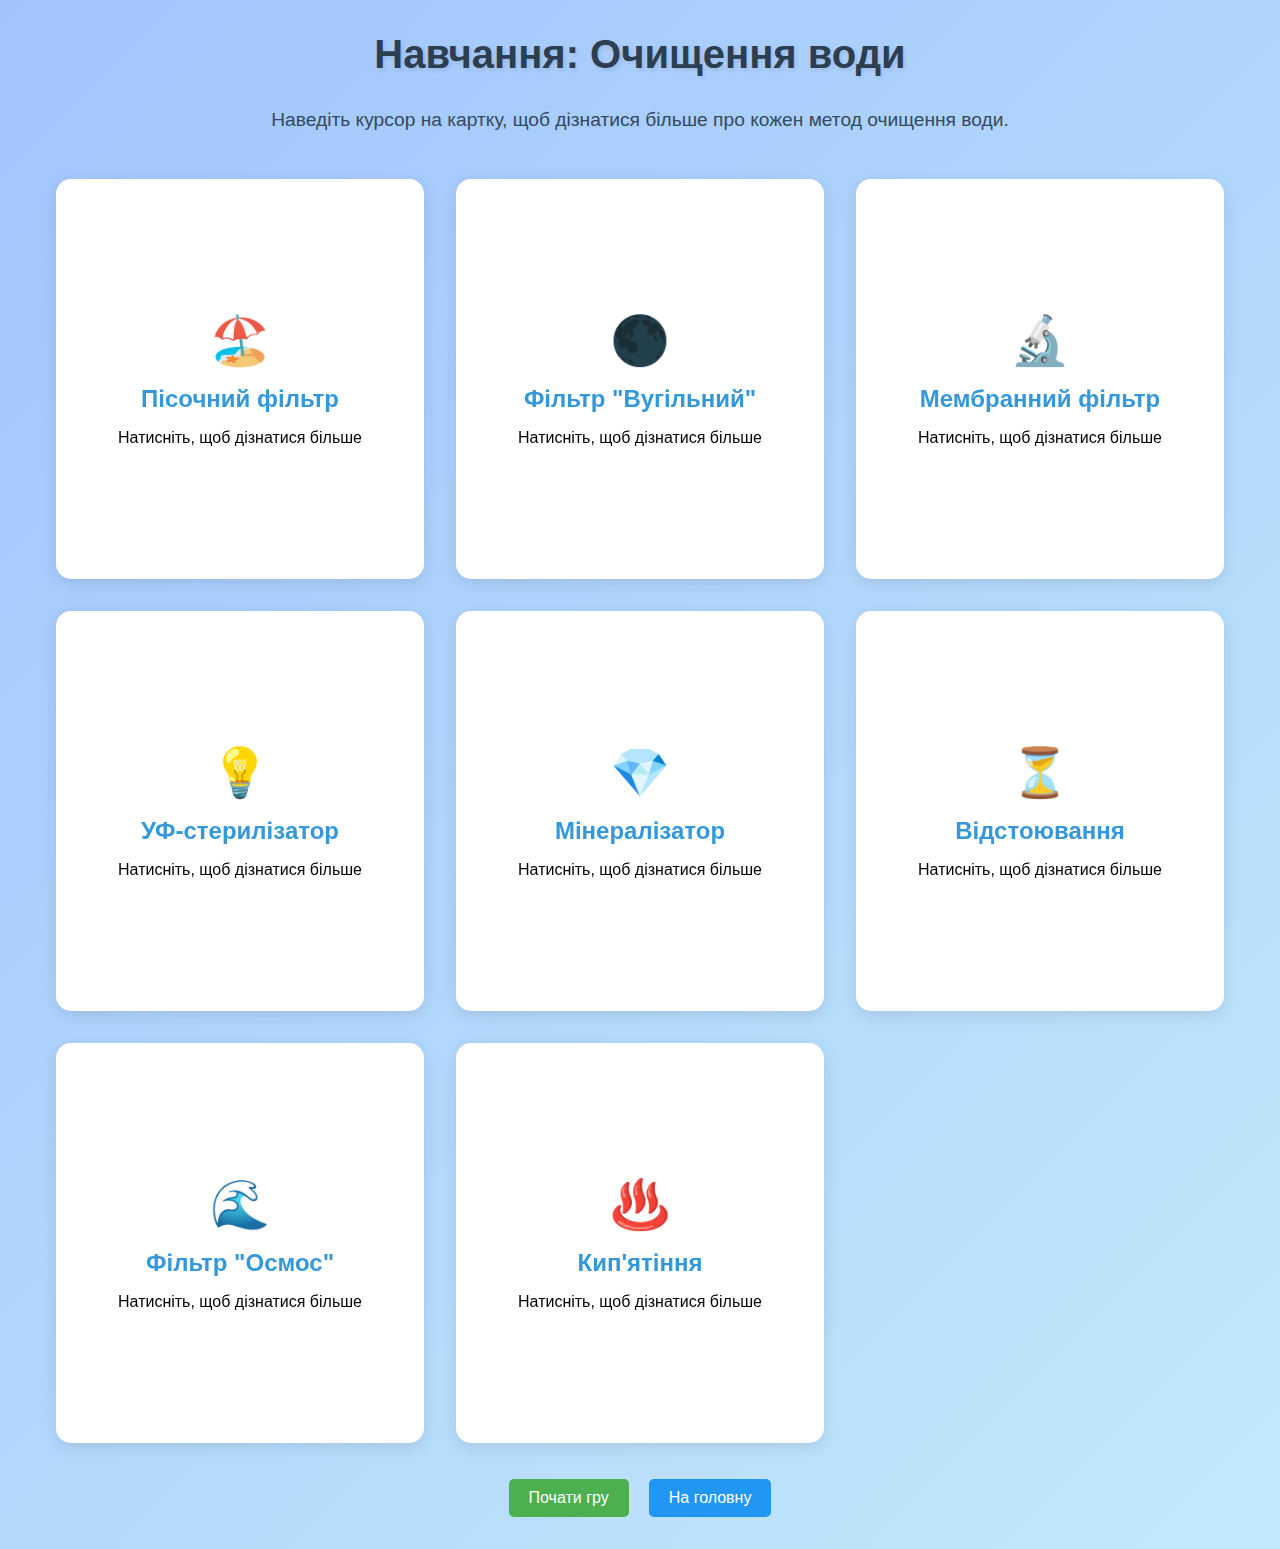
<file: learning.html>
<!DOCTYPE html>
<html lang="uk">
<head>
    <meta charset="UTF-8">
    <meta name="viewport" content="width=device-width, initial-scale=1.0">
    <title>Навчання: Очищення води</title>
    <link rel="stylesheet" href="./css/learning.css">
</head>
<body>
    <div class="container">
        <h1>Навчання: Очищення води</h1>
        <p class="intro">Наведіть курсор на картку, щоб дізнатися більше про кожен метод очищення води.</p>
        
        <div class="cards-container">
            <div class="card">
                <div class="card-inner">
                    <div class="card-front">
                        <div class="card-icon">🏖️</div>
                        <h2>Пісочний фільтр</h2>
                        <p>Натисніть, щоб дізнатися більше</p>
                    </div>
                    <div class="card-back">
                        <h2>Пісочний фільтр</h2>
                        <p>Цей фільтр очищує воду від:</p>
                        <ul>
                            <li>Великих часток (пісок, глина)</li>
                            <li>Забруднень та осадів</li>
                        </ul>
                        <p>Використовується для первинного очищення води, видаляючи механічні забруднення.</p>
                    </div>
                </div>
            </div>

            <div class="card">
                <div class="card-inner">
                    <div class="card-front">
                        <div class="card-icon">🌑</div>
                        <h2>Фільтр "Вугільний"</h2>
                        <p>Натисніть, щоб дізнатися більше</p>
                    </div>
                    <div class="card-back">
                        <h2>Фільтр "Вугільний"</h2>
                        <p>Цей фільтр очищує воду від:</p>
                        <ul>
                            <li>Хлору</li>
                            <li>Органічних сполук</li>
                            <li>Неприємних запахів</li>
                        </ul>
                        <p>Використовуйте цей фільтр для покращення смаку та запаху води.</p>
                    </div>
                </div>
            </div>

            <div class="card">
                <div class="card-inner">
                    <div class="card-front">
                        <div class="card-icon">🔬</div>
                        <h2>Мембранний фільтр</h2>
                        <p>Натисніть, щоб дізнатися більше</p>
                    </div>
                    <div class="card-back">
                        <h2>Мембранний фільтр</h2>
                        <p>Цей фільтр очищує воду від:</p>
                        <ul>
                            <li>Мікропластика</li>
                            <li>Металів (свинець, мідь)</li>
                            <li>Бактерій та вірусів</li>
                        </ul>
                        <p>Забезпечує високий рівень очищення завдяки використанню мембран з малими порами.</p>
                    </div>
                </div>
            </div>

            <div class="card">
                <div class="card-inner">
                    <div class="card-front">
                        <div class="card-icon">💡</div>
                        <h2>УФ-стерилізатор</h2>
                        <p>Натисніть, щоб дізнатися більше</p>
                    </div>
                    <div class="card-back">
                        <h2>УФ-стерилізатор</h2>
                        <p>Цей пристрій очищує воду від:</p>
                        <ul>
                            <li>Бактерій</li>
                            <li>Вірусів</li>
                            <li>Грибків</li>
                        </ul>
                        <p>Використовує ультрафіолетове випромінювання для знищення мікроорганізмів у воді.</p>
                    </div>
                </div>
            </div>

            <div class="card">
                <div class="card-inner">
                    <div class="card-front">
                        <div class="card-icon">💎</div>
                        <h2>Мінералізатор</h2>
                        <p>Натисніть, щоб дізнатися більше</p>
                    </div>
                    <div class="card-back">
                        <h2>Мінералізатор</h2>
                        <p>Цей пристрій додає в воду:</p>
                        <ul>
                            <li>Корисні мінерали (кальцій, магній)</li>
                        </ul>
                        <p>Покращує смак води та забезпечує організм необхідними мінералами.</p>
                    </div>
                </div>
            </div>

            <div class="card">
                <div class="card-inner">
                    <div class="card-front">
                        <div class="card-icon">⏳</div>
                        <h2>Відстоювання</h2>
                        <p>Натисніть, щоб дізнатися більше</p>
                    </div>
                    <div class="card-back">
                        <h2>Відстоювання</h2>
                        <p>Цей метод очищує воду від:</p>
                        <ul>
                            <li>Великих часток</li>
                            <li>Осадів</li>
                        </ul>
                        <p>Вода залишаються в спокої, і важкі частки осідають на дно.</p>
                    </div>
                </div>
            </div>

            <div class="card">
                <div class="card-inner">
                    <div class="card-front">
                        <div class="card-icon">🌊</div>
                        <h2>Фільтр "Осмос"</h2>
                        <p>Натисніть, щоб дізнатися більше</p>
                    </div>
                    <div class="card-back">
                        <h2>Фільтр "Осмос"</h2>
                        <p>Цей фільтр очищує воду від:</p>
                        <ul>
                            <li>Металів (свинець, мідь)</li>
                            <li>Бактерій та вірусів</li>
                            <li>Мікропластика</li>
                        </ul>
                        <p>Цей фільтр забезпечує найвищу якість очищення води.</p>
                    </div>
                </div>
            </div>

            <div class="card">
                <div class="card-inner">
                    <div class="card-front">
                        <div class="card-icon">♨️</div>
                        <h2>Кип'ятіння</h2>
                        <p>Натисніть, щоб дізнатися більше</p>
                    </div>
                    <div class="card-back">
                        <h2>Кип'ятіння</h2>
                        <p>Цей метод очищує воду від:</p>
                        <ul>
                            <li>Бактерій</li>
                            <li>Вірусів</li>
                        </ul>
                        <p>Кип'ятіння вбиває мікроорганізми, роблячи воду безпечною для вживання.</p>
                    </div>
                </div>
            </div>
        </div>

        <div class="buttons-container">
            <button class="start-game" onclick="startGame()">Почати гру</button>
            <button class="return-home" onclick="returnHome()">На головну</button>
        </div>
    </div>

    <script>
        function startGame() {
            window.location.href = 'second.html';
        }

        function returnHome() {
            window.location.href = 'index.html';
        }
    </script>
</body>
</html>
</file>
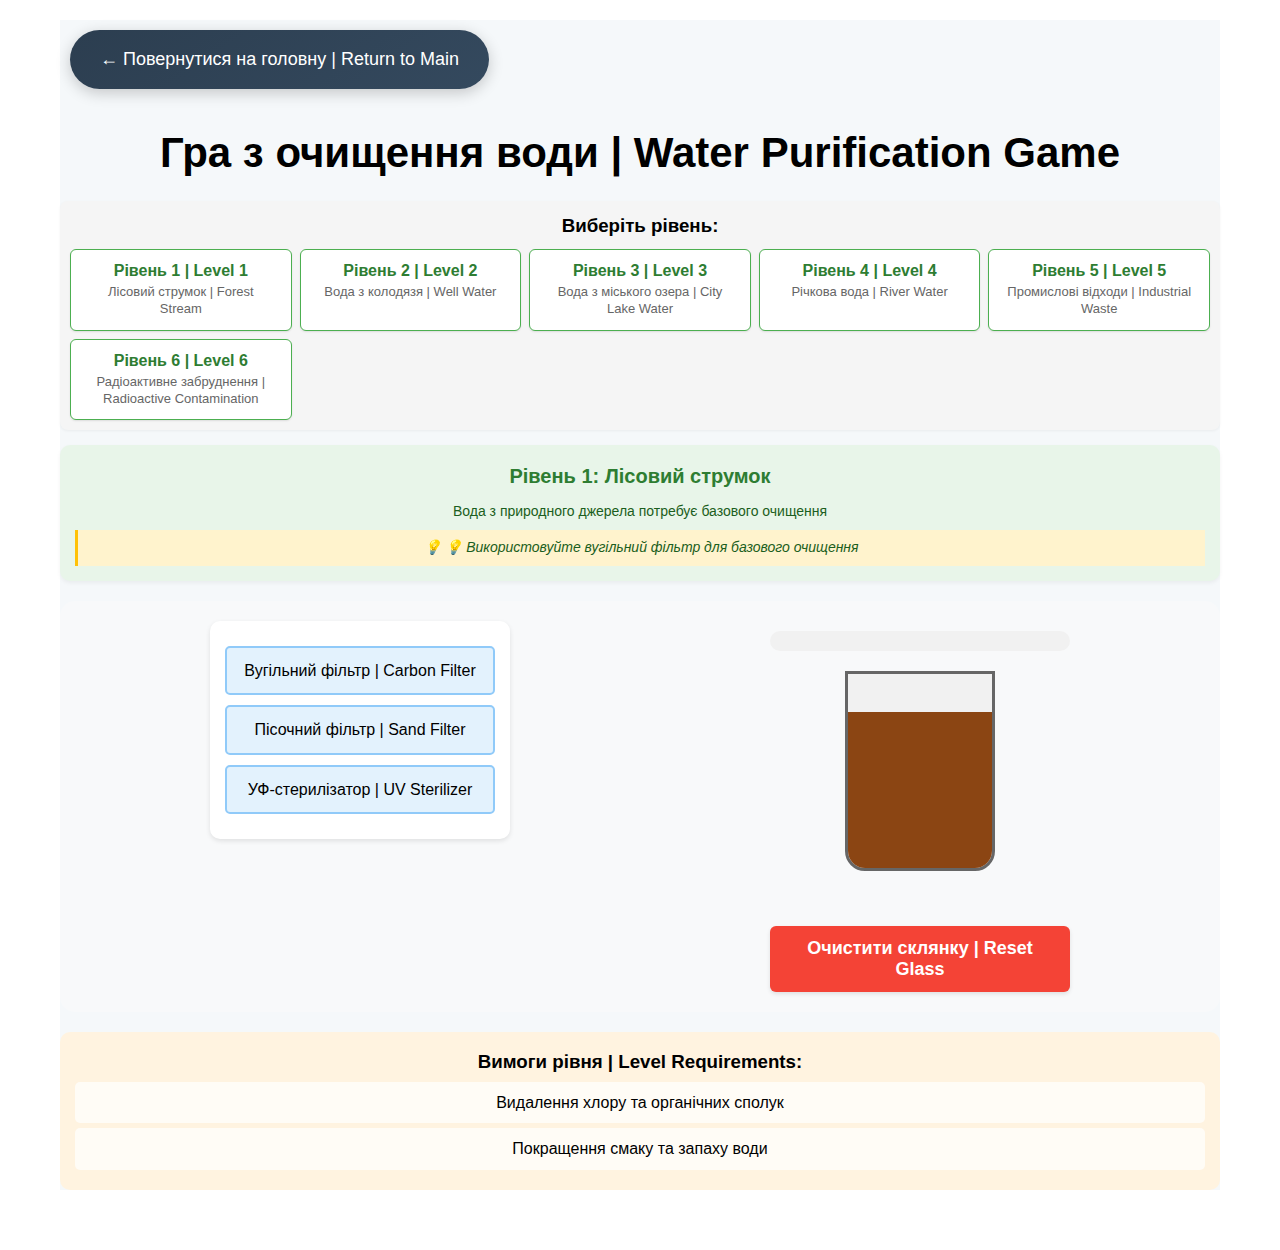
<file: second.html>
<!DOCTYPE html>
<html lang="en">
<head>
    <meta charset="UTF-8">
    <meta name="viewport" content="width=device-width, initial-scale=1.0">
    <link rel="stylesheet" href="./css/second.css">
    <title>Гра з очищення води | Water Purification Game</title>
</head>
<body>
    <div class="container">
        <section class="section game-section">
            <div class="return-button-container">
                <a href="./index.html" class="return-button">← Повернутися на головну | Return to Main</a>
            </div>
            <h1>Гра з очищення води | Water Purification Game</h1>
            <div class="level-selector">
                <h3>Виберіть рівень:</h3>
                <div class="level-buttons-container">
                    <button class="level-button" data-level="1">
                        <span class="level-number">Рівень 1 | Level 1</span>
                        <span class="level-title">Лісовий струмок | Forest Stream</span>
                    </button>
                    <button class="level-button" data-level="2">
                        <span class="level-number">Рівень 2 | Level 2</span>
                        <span class="level-title">Вода з колодязя | Well Water</span>
                    </button>
                    <button class="level-button" data-level="3">
                        <span class="level-number">Рівень 3 | Level 3</span>
                        <span class="level-title">Вода з міського озера | City Lake Water</span>
                    </button>
                    <button class="level-button" data-level="4">
                        <span class="level-number">Рівень 4 | Level 4</span>
                        <span class="level-title">Річкова вода | River Water</span>
                    </button>
                    <button class="level-button" data-level="5">
                        <span class="level-number">Рівень 5 | Level 5</span>
                        <span class="level-title">Промислові відходи | Industrial Waste</span>
                    </button>
                    <button class="level-button" data-level="6">
                        <span class="level-number">Рівень 6 | Level 6</span>
                        <span class="level-title">Радіоактивне забруднення | Radioactive Contamination</span>
                    </button>
                </div>
            </div>

            <div class="level-info">
                <h2 id="current-level-title">Рівень 1: Базове очищення | Level 1: Basic Purification</h2>
                <p id="level-description">Очистіть забруднену воду використовуючи базові фільтри | Purify contaminated water using basic filters</p>
            </div>

            <div class="game-container">
                <div class="filters-container" id="available-filters">
                    <!-- Level 1 Filters -->
                    <div class="filter-item level-1" draggable="true" data-filter="carbon">
                        <span>Вугільний фільтр | Carbon Filter</span>
                    </div>
                    <div class="filter-item level-1" draggable="true" data-filter="sand">
                        <span>Пісочний фільтр | Sand Filter</span>
                    </div>
                    <div class="filter-item level-1" draggable="true" data-filter="uv">
                        <span>УФ-стерилізатор | UV Sterilizer</span>
                    </div>
                    
                    <!-- Level 2 Filters -->
                    <div class="filter-item level-2" draggable="true" data-filter="carbon">
                        <span>Вугільний фільтр | Carbon Filter</span>
                    </div>
                    <div class="filter-item level-2" draggable="true" data-filter="mineral">
                        <span>Мінералізатор | Mineralizer</span>
                    </div>
                    <div class="filter-item level-2" draggable="true" data-filter="membrane">
                        <span>Мембранний фільтр | Membrane Filter</span>
                    </div>
                    <div class="filter-item level-2" draggable="true" data-filter="uv">
                        <span>УФ-стерилізатор | UV Sterilizer</span>
                    </div>
                    
                    <!-- Level 3 Filters -->
                    <div class="filter-item level-3" draggable="true" data-filter="carbon">
                        <span>Вугільний фільтр | Carbon Filter</span>
                    </div>
                    <div class="filter-item level-3" draggable="true" data-filter="mineral">
                        <span>Мінералізатор | Mineralizer</span>
                    </div>
                    <div class="filter-item level-3" draggable="true" data-filter="membrane">
                        <span>Мембранний фільтр | Membrane Filter</span>
                    </div>
                    <div class="filter-item level-3" draggable="true" data-filter="uv">
                        <span>УФ-стерилізатор | UV Sterilizer</span>
                    </div>
                    <div class="filter-item level-3" draggable="true" data-filter="chemical">
                        <span>Хімічне очищення | Chemical Treatment</span>
                    </div>
                    
                    <!-- Level 4 Filters -->
                    <div class="filter-item level-4" draggable="true" data-filter="carbon">
                        <span>Вугільний фільтр | Carbon Filter</span>
                    </div>
                    <div class="filter-item level-4" draggable="true" data-filter="mineral">
                        <span>Мінералізатор | Mineralizer</span>
                    </div>
                    <div class="filter-item level-4" draggable="true" data-filter="membrane">
                        <span>Мембранний фільтр | Membrane Filter</span>
                    </div>
                    <div class="filter-item level-4" draggable="true" data-filter="uv">
                        <span>УФ-стерилізатор | UV Sterilizer</span>
                    </div>
                    <div class="filter-item level-4" draggable="true" data-filter="chemical">
                        <span>Хімічне очищення | Chemical Treatment</span>
                    </div>
                    <div class="filter-item level-4" draggable="true" data-filter="ion">
                        <span>Іонний обмін | Ion Exchange</span>
                    </div>
                    
                    <!-- Level 5 Filters -->
                    <div class="filter-item level-5" draggable="true" data-filter="separation">
                        <span>Сепарація | Separation</span>
                    </div>
                    <div class="filter-item level-5" draggable="true" data-filter="carbon">
                        <span>Вугільний фільтр | Carbon Filter</span>
                    </div>
                    <div class="filter-item level-5" draggable="true" data-filter="membrane">
                        <span>Мембранний фільтр | Membrane Filter</span>
                    </div>
                    <div class="filter-item level-5" draggable="true" data-filter="chemical">
                        <span>Хімічне очищення | Chemical Treatment</span>
                    </div>
                    <div class="filter-item level-5" draggable="true" data-filter="uv">
                        <span>УФ-стерилізатор | UV Sterilizer</span>
                    </div>
                    <div class="filter-item level-5" draggable="true" data-filter="mineral">
                        <span>Мінералізатор | Mineralizer</span>
                    </div>
                    
                    <!-- Level 6 Filters -->
                    <div class="filter-item level-6" draggable="true" data-filter="precipitation">
                        <span>Осадження | Precipitation</span>
                    </div>
                    <div class="filter-item level-6" draggable="true" data-filter="ion">
                        <span>Іонний обмін | Ion Exchange</span>
                    </div>
                    <div class="filter-item level-6" draggable="true" data-filter="membrane">
                        <span>Мембранний фільтр | Membrane Filter</span>
                    </div>
                    <div class="filter-item level-6" draggable="true" data-filter="adsorption">
                        <span>Адсорбція | Adsorption</span>
                    </div>
                    <div class="filter-item level-6" draggable="true" data-filter="chemical">
                        <span>Хімічне очищення | Chemical Treatment</span>
                    </div>
                    <div class="filter-item level-6" draggable="true" data-filter="carbon">
                        <span>Вугільний фільтр | Carbon Filter</span>
                    </div>
                </div>

                <div class="glass-container">
                    <div class="water-quality-meter">
                        <div class="meter-fill"></div>
                        <span class="quality-text">Якість води | Water Quality: 0%</span>
                    </div>
                    <div id="water-glass">
                        <div class="water"></div>
                        <div class="applied-filters"></div>
                    </div>
                    <div class="status-message"></div>
                    <button class="reset-button">Очистити склянку | Reset Glass</button>
                </div>
            </div>

            <div class="level-requirements">
                <h3>Вимоги рівня | Level Requirements:</h3>
                <ul id="level-tasks">
                    <!-- Will be populated by JavaScript -->
                </ul>
            </div>
        </section>
    </div>

    <script src="./js/water-game.js"></script>
</body>
</html>
</file>
<file: css/learning.css>
* {
    box-sizing: border-box;
    margin: 0;
    padding: 0;
}

body {
    font-family: 'Segoe UI', Tahoma, Geneva, Verdana, sans-serif;
    background: linear-gradient(135deg, #a1c4fd 0%, #c2e9fb 100%);
    min-height: 100vh;
    padding: 2rem;
}

.container {
    max-width: 1200px;
    margin: 0 auto;
}

h1 {
    color: #2c3e50;
    text-align: center;
    margin-bottom: 2rem;
    font-size: 2.5rem;
    text-shadow: 2px 2px 4px rgba(0,0,0,0.1);
}

.intro {
    text-align: center;
    color: #34495e;
    margin-bottom: 2rem;
    font-size: 1.2rem;
}

.cards-container {
    display: grid;
    grid-template-columns: repeat(auto-fit, minmax(300px, 1fr));
    gap: 2rem;
    padding: 1rem;
}

.card {
    perspective: 1000px;
    height: 400px;
}

.card-inner {
    position: relative;
    width: 100%;
    height: 100%;
    text-align: center;
    transition: transform 0.8s;
    transform-style: preserve-3d;
    cursor: pointer;
}

.card:hover .card-inner {
    transform: rotateY(180deg);
}

.card-front, .card-back {
    position: absolute;
    width: 100%;
    height: 100%;
    backface-visibility: hidden;
    border-radius: 15px;
    padding: 1.5rem;
    box-shadow: 0 4px 15px rgba(0,0,0,0.1);
}

.card-front {
    background: white;
    display: flex;
    flex-direction: column;
    justify-content: center;
    align-items: center;
}

.card-back {
    background: #2c3e50;
    color: white;
    transform: rotateY(180deg);
    overflow-y: auto;
}

.card h2 {
    color: #3498db;
    margin-bottom: 1rem;
    font-size: 1.5rem;
}

.card-back h2 {
    color: #3498db;
    border-bottom: 2px solid #3498db;
    padding-bottom: 0.5rem;
    margin-bottom: 1rem;
}

.card-icon {
    font-size: 3rem;
    margin-bottom: 1rem;
    color: #3498db;
}

ul {
    list-style: none;
    text-align: left;
    margin-top: 1rem;
}

li {
    margin: 0.8rem 0;
    padding-left: 1.5rem;
    position: relative;
}

li:before {
    content: "✓";
    position: absolute;
    left: 0;
    color: #2ecc71;
}

.buttons-container {
    display: flex;
    gap: 20px;
    justify-content: center;
    margin-top: 20px;
}

.start-game, .return-home {
    padding: 10px 20px;
    font-size: 16px;
    cursor: pointer;
    border: none;
    border-radius: 5px;
    transition: background-color 0.3s;
}

.start-game {
    background-color: #4CAF50;
    color: white;
}

.return-home {
    background-color: #2196F3;
    color: white;
}

.start-game:hover {
    background-color: #45a049;
}

.return-home:hover {
    background-color: #1976D2;
}

.footer {
    text-align: center;
    margin-top: 3rem;
    color: #34495e;
}

@media (max-width: 768px) {
    .cards-container {
        grid-template-columns: 1fr;
    }
    
    .card {
        height: 350px;
    }
}
</file>
<file: css/second.css>
* {
    margin: 0;
    padding: 0;
    box-sizing: border-box;
}

body {
    font-family: Arial, sans-serif;
    line-height: 1.6;
}

.container {
    max-width: 1200px;
    margin: 0 auto;
    padding: 20px;
    font-family: Arial, sans-serif;
}

.section {
    margin-bottom: 40px;
    text-align: center;
}

/* Level selector styles */
.level-selector {
    margin: 15px 0;
    padding: 10px;
    background-color: #f5f5f5;
    border-radius: 8px;
    box-shadow: 0 1px 3px rgba(0,0,0,0.05);
}

.level-buttons-container {
    display: grid;
    grid-template-columns: repeat(auto-fit, minmax(200px, 1fr));
    gap: 8px;
    margin-top: 8px;
}

h1 {
    font-size: 42px;
}

.level-button {
    display: flex;
    flex-direction: column;
    align-items: center;
    padding: 12px 15px;
    background-color: #fff;
    color: #333;
    border: 1px solid #4CAF50;
    border-radius: 6px;
    cursor: pointer;
    transition: all 0.2s ease;
    width: 100%;
    text-align: center;
    box-shadow: 0 1px 2px rgba(0,0,0,0.1);
    animation: none;
}

.level-button:hover {
    transform: translateY(-1px);
    box-shadow: 0 2px 4px rgba(0,0,0,0.1);
    background-color: #e8f5e9;
}

.level-button:active {
    transform: translateY(0);
}

/* Completed level button styles */
.level-button.completed {
    background-color: #4CAF50;
    border-color: #45a049;
    color: white;
}

.level-button.completed:hover {
    background-color: #45a049;
    transform: translateY(-1px);
    box-shadow: 0 2px 4px rgba(0,0,0,0.1);
}

.level-button.completed .level-number {
    color: white;
}

.level-button.completed .level-title {
    color: rgba(255, 255, 255, 0.9);
}

/* Locked level button styles */
.level-button[style*="opacity: 0.5"] {
    background-color: #f5f5f5;
    border-color: #ccc;
    cursor: not-allowed;
}

.level-button[style*="opacity: 0.5"]:hover {
    transform: none;
    box-shadow: 0 1px 3px rgba(0,0,0,0.1);
    background-color: #f5f5f5;
}

.level-button[style*="opacity: 0.5"] .level-number {
    color: #999;
}

.level-button[style*="opacity: 0.5"] .level-title {
    color: #999;
}

.level-number {
    font-size: 16px;
    font-weight: bold;
    color: #2e7d32;
    margin-bottom: 4px;
}

.level-title {
    font-size: 13px;
    color: #666;
    line-height: 1.3;
}

/* Level info styles */
.level-info {
    margin: 15px 0;
    padding: 15px;
    background-color: #e8f5e9;
    border-radius: 10px;
    box-shadow: 0 2px 4px rgba(0,0,0,0.05);
}

.level-info h2 {
    color: #2e7d32;
    margin-bottom: 10px;
    font-size: 20px;
    font-weight: bold;
}

.level-info p {
    color: #1b5e20;
    font-size: 14px;
    line-height: 1.4;
}

/* Game container styles */
.game-container {
    display: flex;
    justify-content: space-around;
    align-items: flex-start;
    margin: 20px 0;
    padding: 20px;
    background-color: #f8f9fa;
    border-radius: 15px;
}

/* Filters container styles */
.filters-container {
    width: 300px;
    padding: 15px;
    background-color: #fff;
    border-radius: 10px;
    box-shadow: 0 2px 5px rgba(0,0,0,0.1);
}

.filter-item {
    padding: 10px;
    margin: 10px 0;
    background-color: #e3f2fd;
    border: 2px solid #90caf9;
    border-radius: 5px;
    cursor: move;
    transition: transform 0.2s;
}

.filter-item:hover {
    transform: scale(1.02);
}

.filter-item.dragging {
    opacity: 0.5;
}

/* Glass container styles */
.glass-container {
    width: 300px;
    text-align: center;
}

#water-glass {
    width: 150px;
    height: 200px;
    margin: 20px auto;
    background-color: #f1f1f1;
    border: 3px solid #666;
    border-radius: 0 0 20px 20px;
    position: relative;
    overflow: hidden;
}

.water {
    position: absolute;
    bottom: 0;
    left: 0;
    width: 100%;
    height: 80%;
    background-color: #8B4513;
    transition: background-color 1s ease;
    z-index: 1;
}

.water.clean {
    background-color: #00BFFF;
}

.water.dirty {
    background-color: #8B4513;
}

/* Applied filters display */
.applied-filters {
    position: absolute;
    top: 10px;
    left: 10px;
    right: 10px;
    z-index: 2;
    display: flex;
    flex-direction: column;
    gap: 5px;
}

.applied-filter {
    padding: 5px 10px;
    background-color: rgba(232, 245, 233, 0.9);
    border: 1px solid #81c784;
    border-radius: 3px;
    font-size: 12px;
    animation: slideIn 0.3s ease-out;
    text-align: center;
    margin: 0;
}

@keyframes slideIn {
    from {
        transform: translateY(-20px);
        opacity: 0;
    }
    to {
        transform: translateY(0);
        opacity: 1;
    }
}

/* Water quality meter styles */
.water-quality-meter {
    width: 100%;
    height: 20px;
    background-color: #f1f1f1;
    border-radius: 10px;
    overflow: hidden;
    margin: 10px 0;
}

.meter-fill {
    width: 0%;
    height: 100%;
    background-color: #4CAF50;
    transition: width 0.5s ease-in-out;
}

.quality-text {
    font-size: 14px;
    color: #666;
    margin-top: 5px;
}

/* Level requirements styles */
.level-requirements {
    margin: 20px 0;
    padding: 15px;
    background-color: #fff3e0;
    border-radius: 10px;
}

.level-requirements ul {
    list-style-type: none;
    padding: 0;
}

.level-requirements li {
    padding: 8px 5px;
    margin: 5px 0;
    background-color: rgba(255, 255, 255, 0.7);
    border-radius: 5px;
    transition: background-color 0.3s;
}

.level-requirements li.completed {
    background-color: #e8f5e9;
    color: #2e7d32;
}

/* Status message styles */
.status-message {
    margin-top: 15px;
    padding: 10px;
    border-radius: 5px;
    font-weight: bold;
}

.status-message.success {
    color: #4CAF50;
    background-color: #e8f5e9;
}

.status-message.error {
    color: #f44336;
    background-color: #ffebee;
}

/* Reset button styles */
.reset-button {
    padding: 12px 25px;
    margin-top: 15px;
    background-color: #f44336;
    color: white;
    border: none;
    border-radius: 6px;
    cursor: pointer;
    transition: all 0.3s;
    font-size: 18px;
    font-weight: bold;
    box-shadow: 0 2px 4px rgba(0,0,0,0.1);
}

.reset-button:hover {
    background-color: #d32f2f;
    transform: translateY(-1px);
    box-shadow: 0 3px 6px rgba(0,0,0,0.15);
}

.reset-button:active {
    transform: translateY(0);
}

/* Carousel styles */
.carousel {
    position: relative;
    width: 100%;
    overflow: hidden;
    margin: 40px 0;
}

.carousel-inner {
    display: flex;
    transition: transform 0.5s ease;
}

.carousel-item {
    min-width: 100%;
    padding: 20px;
    text-align: center;
}

.carousel-image {
    width: 100%;
    max-width: 500px;
    height: 300px;
    object-fit: cover;
    border-radius: 8px;
    margin-bottom: 20px;
    box-shadow: 0 4px 6px rgba(0, 0, 0, 0.1);
}

.carousel-controls {
    display: flex;
    justify-content: center;
    gap: 10px;
    margin-top: 20px;
}

.carousel-button {
    padding: 10px 20px;
    background-color: #3498db;
    color: white;
    border: none;
    border-radius: 4px;
    cursor: pointer;
}

.carousel-button:hover {
    background-color: #2980b9;
}

.highlight {
    background-color: #e3f2fd;
    padding: 15px;
    border-left: 4px solid #3498db;
    margin: 20px 0;
}

img {
    max-width: 100%;
    height: auto;
    border-radius: 8px;
    margin: 20px 0;
}

/* Game styles */
.game-section {
    background-color: #f5f8fa;
}

.game-instruction {
    text-align: center;
    color: #2c3e50;
    margin-bottom: 20px;
    font-size: 1.1em;
}

.level-hint {
    margin-top: 8px;
    padding: 8px;
    background-color: #fff3cd;
    border-left: 3px solid #ffc107;
    color: #856404;
    font-style: italic;
    font-size: 12px;
}

.return-button-container {
    margin-bottom: 20px;
    padding: 10px;
    text-align: left;
}

.return-button {
    display: inline-flex;
    align-items: center;
    gap: 10px;
    padding: 15px 30px;
    font-size: 18px;
    border: none;
    border-radius: 50px;
    cursor: pointer;
    transition: all 0.3s ease;
    color: white;
    box-shadow: 0 4px 15px rgba(0, 0, 0, 0.2);
    position: relative;
    overflow: hidden;
    text-decoration: none;
    background: linear-gradient(145deg, #2c3e50, #34495e);
}

.return-button::before {
    content: '';
    position: absolute;
    top: 0;
    left: -100%;
    width: 100%;
    height: 100%;
    background: linear-gradient(
        120deg,
        transparent,
        rgba(255, 255, 255, 0.3),
        transparent
    );
    transition: 0.5s;
}

.return-button:hover::before {
    left: 100%;
}

.return-button:hover {
    transform: translateY(-2px);
    box-shadow: 0 6px 20px rgba(0, 0, 0, 0.3);
}

.return-button:active {
    transform: translateY(0);
    box-shadow: 0 2px 10px rgba(0, 0, 0, 0.2);
}

/* Victory screen styles */
.victory-screen {
    position: fixed;
    top: 0;
    left: 0;
    width: 100%;
    height: 100%;
    background: rgba(0, 0, 0, 0.8);
    display: flex;
    justify-content: center;
    align-items: center;
    z-index: 1000;
}

.victory-content {
    background: white;
    padding: 40px;
    border-radius: 20px;
    text-align: center;
    max-width: 600px;
    animation: slideIn 0.5s ease-out;
}

.victory-content h2 {
    color: #2e7d32;
    font-size: 28px;
    margin-bottom: 20px;
}

.victory-content p {
    color: #333;
    font-size: 18px;
    line-height: 1.6;
    margin-bottom: 15px;
}

.victory-buttons {
    display: flex;
    justify-content: center;
    gap: 20px;
    margin-top: 30px;
}

.victory-buttons button {
    padding: 12px 24px;
    font-size: 16px;
    border: none;
    border-radius: 25px;
    cursor: pointer;
    transition: all 0.3s ease;
    background: linear-gradient(145deg, #2e7d32, #388e3c);
    color: white;
    box-shadow: 0 4px 15px rgba(0, 0, 0, 0.2);
}

.victory-buttons button:hover {
    transform: translateY(-2px);
    box-shadow: 0 6px 20px rgba(0, 0, 0, 0.3);
}

.victory-buttons button:active {
    transform: translateY(0);
    box-shadow: 0 2px 10px rgba(0, 0, 0, 0.2);
}

@keyframes slideIn {
    from {
        transform: translateY(-100px);
        opacity: 0;
    }
    to {
        transform: translateY(0);
        opacity: 1;
    }
}

/* Animations */
@keyframes pulse {
    0% {
        transform: scale(1);
        box-shadow: 0 2px 4px rgba(0,0,0,0.1);
    }
    50% {
        transform: scale(1.05);
        box-shadow: 0 4px 8px rgba(0,0,0,0.2);
    }
    100% {
        transform: scale(1);
        box-shadow: 0 2px 4px rgba(0,0,0,0.1);
    }
}
</file>
